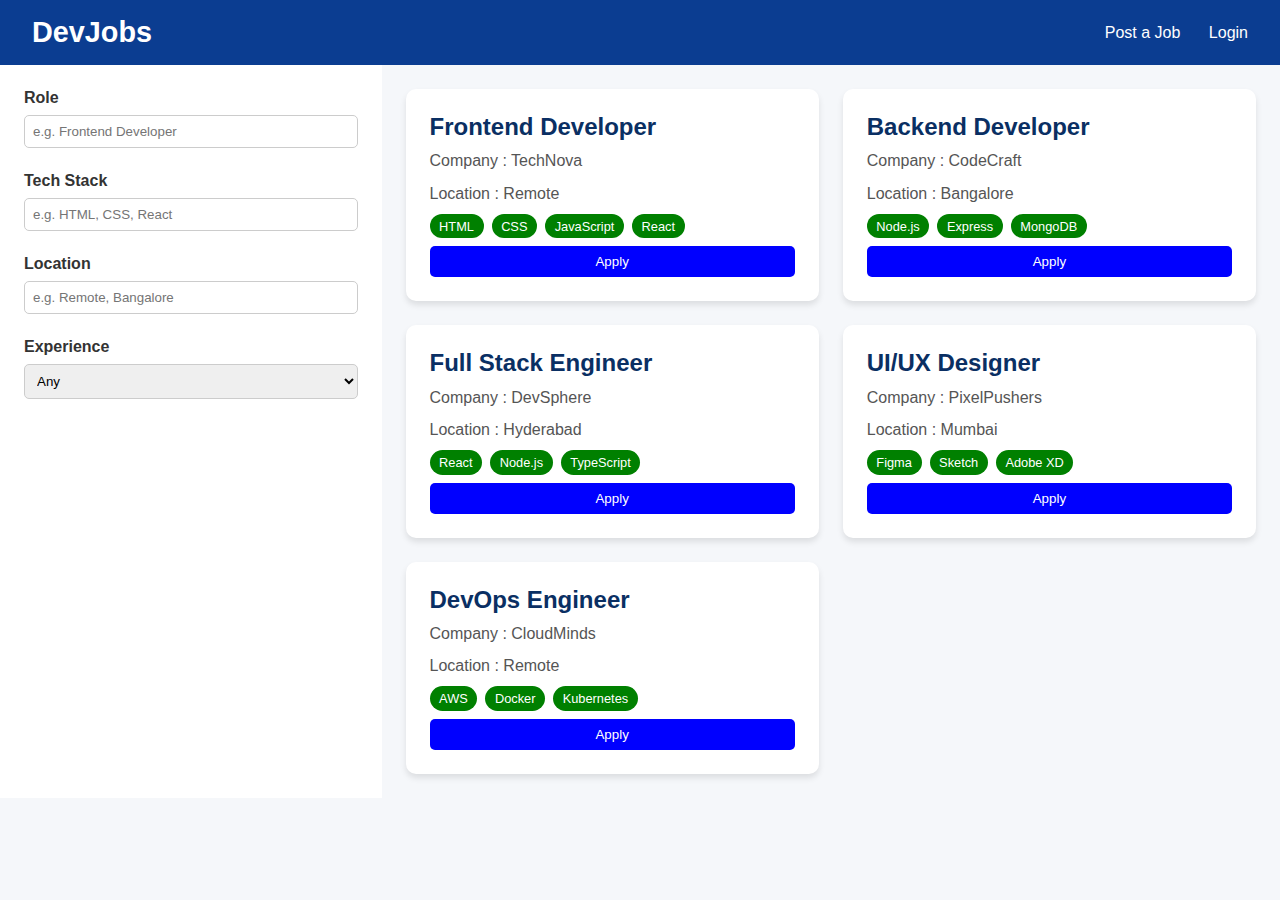
<file: index.html>
<html lang="en">

<head>
    <meta charset="UTF-8">
    <meta name="viewport" content="width=device-width, initial-scale=1.0">
    <title>DevJobs – Tech Job Listing Board</title>
    <link rel="stylesheet" href="styles.css" />
</head>

<body>
    <header>
        <h1>DevJobs</h1>
        <nav>
            <a href="#">Post a Job</a>
            <a href="#">Login</a>
        </nav>
    </header>

    <div class="container">
        <aside>
            <section class="filter-group">
                <label for="role">Role</label>
                <input type="text" id="role" placeholder="e.g. Frontend Developer">
            </section>
            <section class="filter-group">
                <label for="stack">Tech Stack</label>
                <input type="text" id="stack" placeholder="e.g. HTML, CSS, React">
            </section>
            <section class="filter-group">
                <label for="location">Location</label>
                <input type="text" id="location" placeholder="e.g. Remote, Bangalore">
            </section>
            <section class="filter-group">
                <label for="experience">Experience</label>
                <select id="experience">
                    <option value="">Any</option>
                    <option value="junior">Junior</option>
                    <option value="mid">Mid</option>
                    <option value="senior">Senior</option>
                </select>
            </section>
        </aside>

        <main>
            <section class="job-card">
                <h2>Frontend Developer</h2>
                <p>Company : TechNova</p>
                <p>Location : Remote</p>
                <div class="tags">
                    <span class="tag">HTML</span>
                    <span class="tag">CSS</span>
                    <span class="tag">JavaScript</span>
                    <span class="tag">React</span>
                </div>
                <button class="apply-btn">Apply</button>
            </section>

            <section class="job-card">
                <h2>Backend Developer</h2>
                <p>Company : CodeCraft</p>
                <p>Location : Bangalore</p>
                <div class="tags">
                    <span class="tag">Node.js</span>
                    <span class="tag">Express</span>
                    <span class="tag">MongoDB</span>
                </div>
                <button class="apply-btn">Apply</button>
            </section>

            <section class="job-card">
                <h2>Full Stack Engineer</h2>
                <p>Company : DevSphere</p>
                <p>Location : Hyderabad</p>
                <div class="tags">
                    <span class="tag">React</span>
                    <span class="tag">Node.js</span>
                    <span class="tag">TypeScript</span>
                </div>
                <button class="apply-btn">Apply</button>
            </section>

            <section class="job-card">
                <h2>UI/UX Designer</h2>
                <p>Company : PixelPushers</p>
                <p>Location : Mumbai</p>
                <div class="tags">
                    <span class="tag">Figma</span>
                    <span class="tag">Sketch</span>
                    <span class="tag">Adobe XD</span>
                </div>
                <button class="apply-btn">Apply</button>
            </section>

            <section class="job-card">
                <h2>DevOps Engineer</h2>
                <p> Company : CloudMinds</p>
                <p> Location : Remote</p>
                <div class="tags">
                    <span class="tag">AWS</span>
                    <span class="tag">Docker</span>
                    <span class="tag">Kubernetes</span>
                </div>
                <button class="apply-btn">Apply</button>
            </section>
        </main>
    </div>
</body>

</html>
</file>
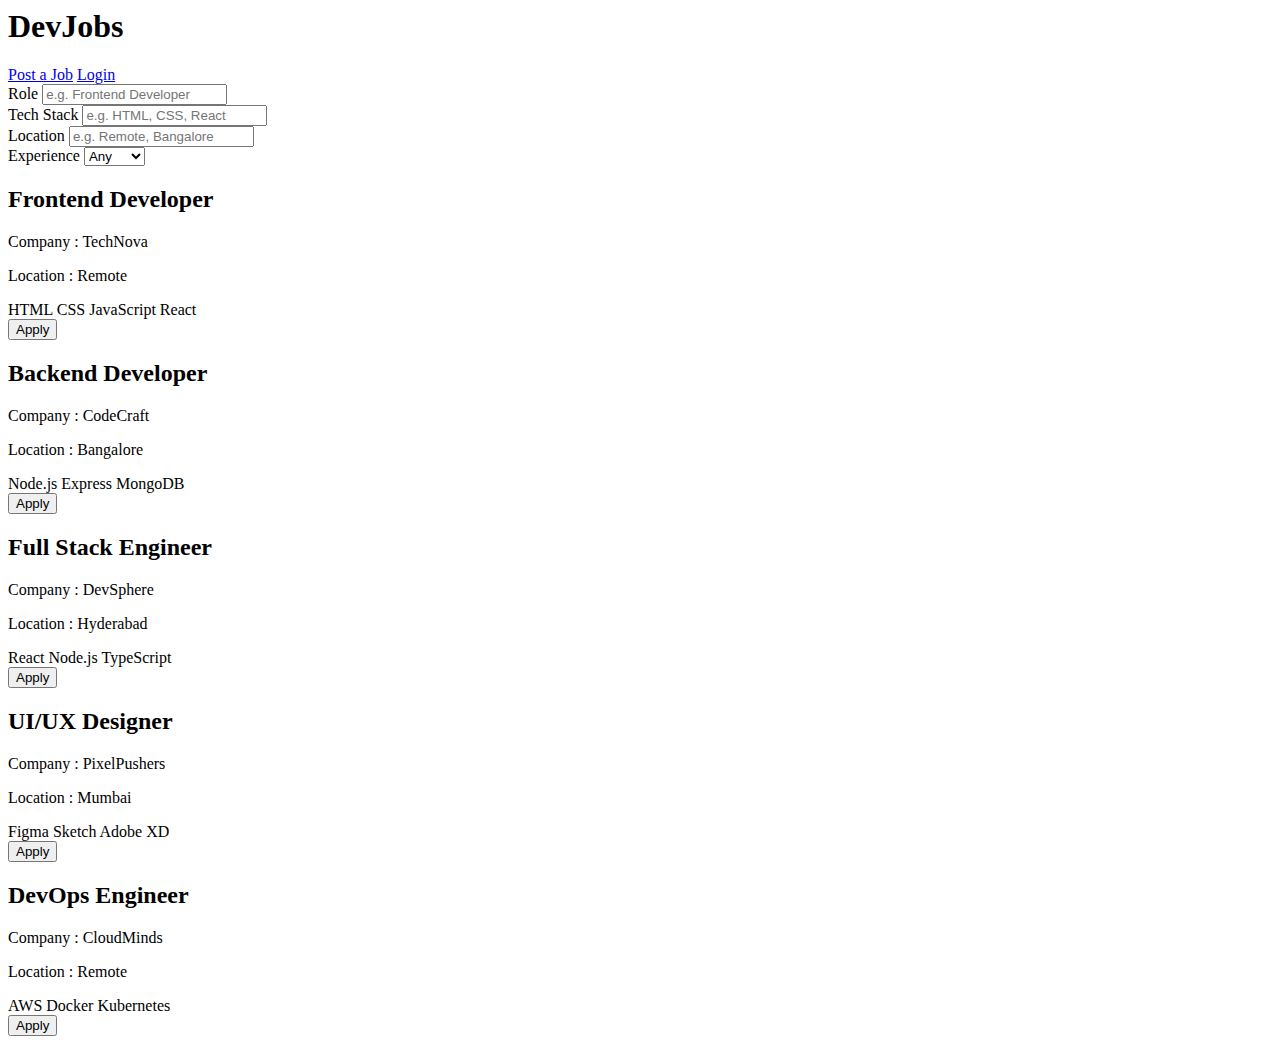
<file: main.HTML>
<html lang="en">

<head>
    <meta charset="UTF-8">
    <meta name="viewport" content="width=device-width, initial-scale=1.0">
    <title>DevJobs – Tech Job Listing Board</title>
</head>

<body>
    <header>
        <h1>DevJobs</h1>
        <nav>
            <a href="#">Post a Job</a>
            <a href="#">Login</a>
        </nav>
    </header>

    <div class="container">
        <aside>
            <section class="filter-group">
                <label for="role">Role</label>
                <input type="text" id="role" placeholder="e.g. Frontend Developer">
            </section>
            <section class="filter-group">
                <label for="stack">Tech Stack</label>
                <input type="text" id="stack" placeholder="e.g. HTML, CSS, React">
            </section>
            <section class="filter-group">
                <label for="location">Location</label>
                <input type="text" id="location" placeholder="e.g. Remote, Bangalore">
            </section>
            <section class="filter-group">
                <label for="experience">Experience</label>
                <select id="experience">
                    <option value="">Any</option>
                    <option value="junior">Junior</option>
                    <option value="mid">Mid</option>
                    <option value="senior">Senior</option>
                </select>
            </section>
        </aside>

        <main>
            <section class="job-card">
                <h2>Frontend Developer</h2>
                <p>Company : TechNova</p>
                <p>Location : Remote</p>
                <div class="tags">
                    <span class="tag">HTML</span>
                    <span class="tag">CSS</span>
                    <span class="tag">JavaScript</span>
                    <span class="tag">React</span>
                </div>
                <button class="apply-btn">Apply</button>
            </section>

            <section class="job-card">
                <h2>Backend Developer</h2>
                <p>Company : CodeCraft</p>
                <p>Location : Bangalore</p>
                <div class="tags">
                    <span class="tag">Node.js</span>
                    <span class="tag">Express</span>
                    <span class="tag">MongoDB</span>
                </div>
                <button class="apply-btn">Apply</button>
            </section>

            <section class="job-card">
                <h2>Full Stack Engineer</h2>
                <p>Company : DevSphere</p>
                <p>Location : Hyderabad</p>
                <div class="tags">
                    <span class="tag">React</span>
                    <span class="tag">Node.js</span>
                    <span class="tag">TypeScript</span>
                </div>
                <button class="apply-btn">Apply</button>
            </section>

            <section class="job-card">
                <h2>UI/UX Designer</h2>
                <p>Company : PixelPushers</p>
                <p>Location : Mumbai</p>
                <div class="tags">
                    <span class="tag">Figma</span>
                    <span class="tag">Sketch</span>
                    <span class="tag">Adobe XD</span>
                </div>
                <button class="apply-btn">Apply</button>
            </section>

            <section class="job-card">
                <h2>DevOps Engineer</h2>
                <p> Company : CloudMinds</p>
                <p> Location : Remote</p>
                <div class="tags">
                    <span class="tag">AWS</span>
                    <span class="tag">Docker</span>
                    <span class="tag">Kubernetes</span>
                </div>
                <button class="apply-btn">Apply</button>
            </section>
        </main>
    </div>
</body>

</html>
</file>
<file: styles.css>
:root {
    --primary-color: #0b3d91;
    --accent-color: #1db954;
    --background-color: #f5f7fa;
    --text-color: #333;
    --white: #fff;
    --card-title-color: #0a2f63;
    --company-color: #1a73e8;
    --location-color: #555;
}

body {
    margin: 0;
    font-family: Arial, sans-serif;
    background: var(--background-color);
    color: var(--text-color);
}

header {
    background-color: var(--primary-color);
    color: var(--white);
    padding: 1rem 2rem;
    display: flex;
    justify-content: space-between;
    align-items: center;
    flex-wrap: wrap;
}

header h1 {
    margin: 0;
    font-size: 1.8rem;
}

nav a {
    margin-left: 1.5rem;
    color: var(--white);
    text-decoration: none;
}

.container {
    display: flex;
    flex-wrap: wrap;
}

aside {
    flex: 1 1 250px;
    background: var(--white);
    padding: 1.5rem;
}

main {
    flex: 3 1 600px;
    padding: 1.5rem;
    display: grid;
    grid-template-columns: repeat(auto-fit, minmax(300px, 1fr));
    gap: 1.5rem;
}

.filter-group {
    margin-bottom: 1.5rem;
}

.filter-group label {
    font-weight: bold;
    display: block;
    margin-bottom: 0.5rem;
}

.filter-group input,
.filter-group select {
    width: 100%;
    padding: 0.5rem;
    border-radius: 5px;
    border: 1px solid #ccc;
}

.job-card {
    background: var(--white);
    padding: 1.5rem;
    border-radius: 10px;
    box-shadow: 0 4px 6px rgba(0, 0, 0, 0.1);
    display: flex;
    flex-direction: column;
    gap: 0.5rem;
    transition: transform 0.3s;
}

.job-card:hover {
    transform: translateY(-5px);
}

.job-card h2 {
    color: var(--card-title-color);
    margin: 0;
}

.job-card p strong {
    color: var(--company-color);
}

.job-card p {
    color: var(--location-color);
    margin: 0.2rem 0;
}

.tags {
    display: flex;
    flex-wrap: wrap;
    gap: 0.5rem;
}

.tag {
    background: green;
    color: var(--white);
    padding: 0.3rem 0.6rem;
    border-radius: 20px;
    font-size: 0.8rem;
}

.apply-btn {
    margin-top: auto;
    background: blue;
    color: var(--white);
    padding: 0.5rem 1rem;
    border: 50px;
    border-radius: 5px;
    cursor: pointer;
    transition: background 0.3s;
}

.apply-btn:hover {
    background: #17a34a;
}

input:focus,
select:focus,
.apply-btn:focus {
    outline: 2px solid var(--primary-color);
}

@media (max-width: 768px) {
    .container {
        flex-direction: column;
    }
}
</file>
